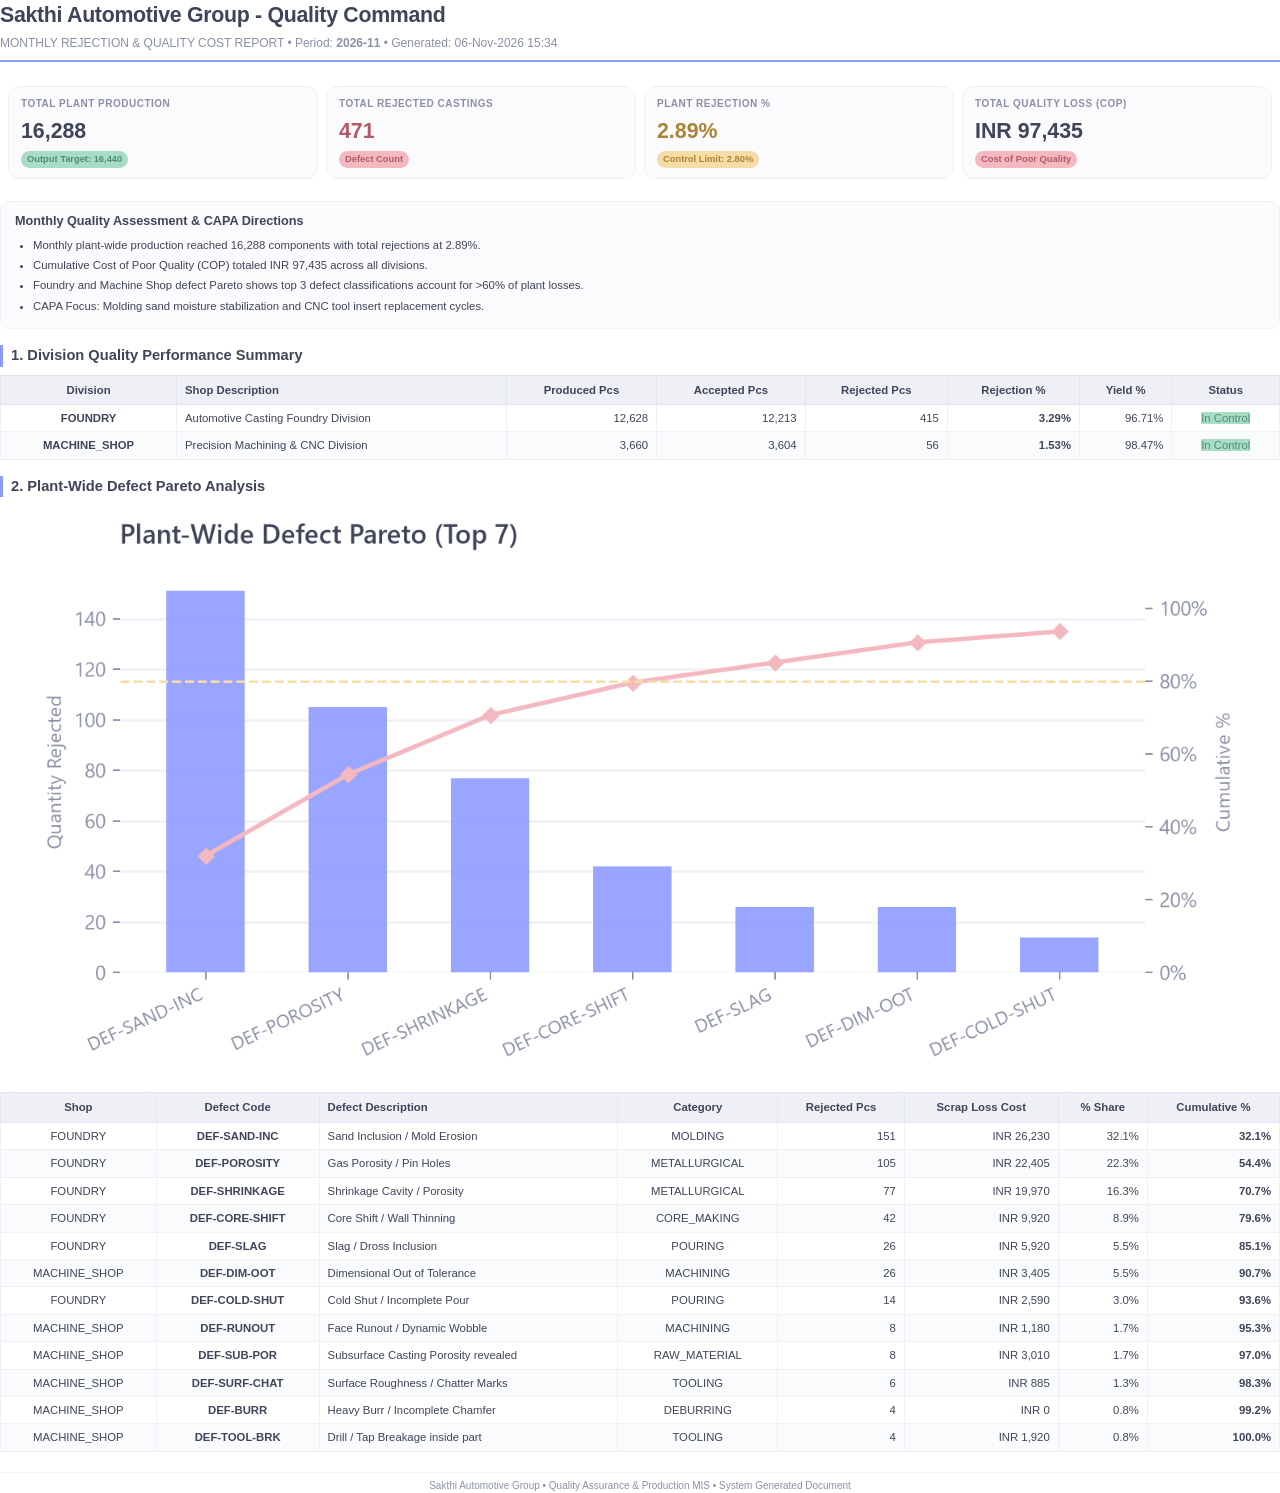
<file: output/monthly_rejection/2026-11/monthly_rejection_2026-11.html>
<!DOCTYPE html>
<html lang="en">
<head>
  <meta charset="UTF-8">
  <title>Monthly Rejection &amp; Quality Cost Report</title>
  <style>
    /* ==============================================================================
   MIS & Rejection Reports Print CSS (Section 5.2 & 5.7 Dribbble Aesthetic)
   ============================================================================== */

@page {
  size: a4 portrait;
  margin: 14mm 14mm 16mm 14mm;
  @bottom-right {
    content: "Page " counter(page) " of " counter(pages);
    font-size: 8pt;
    color: #8A90A6;
    font-family: Helvetica, Arial, sans-serif;
  }
  @bottom-left {
    content: "Sakthi Automotive MIS - Confidential";
    font-size: 8pt;
    color: #8A90A6;
    font-family: Helvetica, Arial, sans-serif;
  }
}

body {
  font-family: Helvetica, Arial, sans-serif;
  color: #3F4558;
  background-color: #FFFFFF;
  margin: 0;
  padding: 0;
  font-size: 9.5pt;
  line-height: 1.45;
}

/* Header Banner */
.report-header {
  border-bottom: 2px solid #8E9BFF;
  padding-bottom: 8px;
  margin-bottom: 16px;
}

.report-header h1 {
  font-size: 16pt;
  font-weight: 600;
  color: #3F4558;
  margin: 0 0 4px 0;
  letter-spacing: -0.3px;
}

.report-header .sub-header {
  font-size: 9pt;
  color: #8A90A6;
  margin: 0;
}

/* KPI Summary Grid */
.kpi-row {
  margin-bottom: 16px;
  width: 100%;
}

.kpi-table {
  width: 100%;
  border-collapse: separate;
  border-spacing: 8px;
  margin-bottom: 14px;
}

.kpi-card {
  background-color: #FBFBFD;
  border: 1px solid #EEF0F6;
  border-radius: 12px;
  padding: 10px 12px;
  text-align: left;
  vertical-align: top;
}

.kpi-card .kpi-label {
  font-size: 7.5pt;
  font-weight: 600;
  color: #8A90A6;
  text-transform: uppercase;
  letter-spacing: 0.5px;
  margin-bottom: 4px;
}

.kpi-card .kpi-value {
  font-size: 16pt;
  font-weight: 700;
  color: #3F4558;
  margin: 0;
}

.kpi-card .kpi-chip {
  display: inline-block;
  padding: 2px 6px;
  border-radius: 999px;
  font-size: 7pt;
  font-weight: 600;
  margin-top: 4px;
}

/* Status Chips */
.chip-good { background-color: #A8DCC4; color: #4E8F73; }
.chip-warn { background-color: #F6DDA8; color: #A98433; }
.chip-bad  { background-color: #F4B9C0; color: #B25A66; }

/* Section Titles */
.section-title {
  font-size: 11pt;
  font-weight: 600;
  color: #3F4558;
  margin: 16px 0 8px 0;
  border-left: 3px solid #8E9BFF;
  padding-left: 8px;
}

/* Data Tables */
.data-table {
  width: 100%;
  border-collapse: collapse;
  margin-bottom: 14px;
  font-size: 8.5pt;
}

.data-table th {
  background-color: #EEF0F6;
  color: #3F4558;
  font-weight: 600;
  text-align: center;
  padding: 6px 8px;
  border: 1px solid #E2E6EF;
}

.data-table th.text-left { text-align: left; }

.data-table td {
  padding: 5px 8px;
  border: 1px solid #EEF0F6;
  color: #3F4558;
}

.data-table tr:nth-child(even) td {
  background-color: #FAFBFD;
}

.data-table td.text-center { text-align: center; }
.data-table td.text-right { text-align: right; }
.data-table td.bold { font-weight: 600; }

.data-table tr.total-row td {
  background-color: #F4F5F9;
  font-weight: 700;
  border-top: 1.5px solid #D5D8E2;
}

/* Observations Box */
.observations-box {
  background-color: #FBFBFD;
  border: 1px solid #EEF0F6;
  border-radius: 10px;
  padding: 10px 14px;
  margin-bottom: 14px;
}

.observations-box h4 {
  font-size: 9.5pt;
  font-weight: 600;
  color: #3F4558;
  margin: 0 0 6px 0;
}

.observations-box ul {
  margin: 0;
  padding-left: 18px;
}

.observations-box li {
  font-size: 8.5pt;
  color: #3F4558;
  margin-bottom: 4px;
}

/* Embedded Chart Images */
.chart-container {
  text-align: center;
  margin: 12px 0;
}

.chart-container img {
  max-width: 95%;
  height: auto;
}

.page-break {
  page-break-before: always;
}

  </style>
</head>
<body>
  <div class="report-header">
    <h1>Sakthi Automotive Group - Quality Command</h1>
    <p class="sub-header">MONTHLY REJECTION &amp; QUALITY COST REPORT • Period: <strong>2026-11</strong> • Generated: 06-Nov-2026 15:34</p>
  </div>

  
<!-- Executive KPI Banner -->
<table class="kpi-table">
  <tr>
    <td class="kpi-card" style="width: 25%;">
      <div class="kpi-label">Total Plant Production</div>
      <div class="kpi-value">16,288</div>
      <span class="kpi-chip chip-good">Output Target: 16,440</span>
    </td>
    <td class="kpi-card" style="width: 25%;">
      <div class="kpi-label">Total Rejected Castings</div>
      <div class="kpi-value" style="color: #B25A66;">471</div>
      <span class="kpi-chip chip-bad">Defect Count</span>
    </td>
    <td class="kpi-card" style="width: 25%;">
      <div class="kpi-label">Plant Rejection %</div>
      <div class="kpi-value" style="color: #A98433;">2.89%</div>
      <span class="kpi-chip chip-warn">Control Limit: 2.80%</span>
    </td>
    <td class="kpi-card" style="width: 25%;">
      <div class="kpi-label">Total Quality Loss (COP)</div>
      <div class="kpi-value">INR 97,435</div>
      <span class="kpi-chip chip-bad">Cost of Poor Quality</span>
    </td>
  </tr>
</table>

<!-- Key Engineering Observations -->
<div class="observations-box">
  <h4>Monthly Quality Assessment & CAPA Directions</h4>
  <ul>
    
    <li>Monthly plant-wide production reached 16,288 components with total rejections at 2.89%.</li>
    
    <li>Cumulative Cost of Poor Quality (COP) totaled INR 97,435 across all divisions.</li>
    
    <li>Foundry and Machine Shop defect Pareto shows top 3 defect classifications account for &gt;60% of plant losses.</li>
    
    <li>CAPA Focus: Molding sand moisture stabilization and CNC tool insert replacement cycles.</li>
    
  </ul>
</div>

<!-- Section 1: Executive Shop Quality Comparison -->
<div class="section-title">1. Division Quality Performance Summary</div>
<table class="data-table">
  <thead>
    <tr>
      <th>Division</th>
      <th class="text-left">Shop Description</th>
      <th class="text-right">Produced Pcs</th>
      <th class="text-right">Accepted Pcs</th>
      <th class="text-right">Rejected Pcs</th>
      <th class="text-right">Rejection %</th>
      <th class="text-right">Yield %</th>
      <th>Status</th>
    </tr>
  </thead>
  <tbody>
    
    <tr>
      <td class="text-center bold">FOUNDRY</td>
      <td class="text-left">Automotive Casting Foundry Division</td>
      <td class="text-right">12,628</td>
      <td class="text-right">12,213</td>
      <td class="text-right">415</td>
      <td class="text-right bold">3.29%</td>
      <td class="text-right">96.71%</td>
      <td class="text-center"><span class="kpi-chip chip-good">In Control</span></td>
    </tr>
    
    <tr>
      <td class="text-center bold">MACHINE_SHOP</td>
      <td class="text-left">Precision Machining &amp; CNC Division</td>
      <td class="text-right">3,660</td>
      <td class="text-right">3,604</td>
      <td class="text-right">56</td>
      <td class="text-right bold">1.53%</td>
      <td class="text-right">98.47%</td>
      <td class="text-center"><span class="kpi-chip chip-good">In Control</span></td>
    </tr>
    
  </tbody>
</table>

<!-- Section 2: Defect Pareto -->
<div class="section-title">2. Plant-Wide Defect Pareto Analysis</div>
<div class="chart-container">
  
  <img src="[data-uri]" alt="Defect Pareto">
  
</div>

<table class="data-table">
  <thead>
    <tr>
      <th>Shop</th>
      <th>Defect Code</th>
      <th class="text-left">Defect Description</th>
      <th>Category</th>
      <th class="text-right">Rejected Pcs</th>
      <th class="text-right">Scrap Loss Cost</th>
      <th class="text-right">% Share</th>
      <th class="text-right">Cumulative %</th>
    </tr>
  </thead>
  <tbody>
    
    <tr>
      <td class="text-center">FOUNDRY</td>
      <td class="text-center bold">DEF-SAND-INC</td>
      <td class="text-left">Sand Inclusion / Mold Erosion</td>
      <td class="text-center">MOLDING</td>
      <td class="text-right">151</td>
      <td class="text-right">INR 26,230</td>
      <td class="text-right">32.1%</td>
      <td class="text-right bold">32.1%</td>
    </tr>
    
    <tr>
      <td class="text-center">FOUNDRY</td>
      <td class="text-center bold">DEF-POROSITY</td>
      <td class="text-left">Gas Porosity / Pin Holes</td>
      <td class="text-center">METALLURGICAL</td>
      <td class="text-right">105</td>
      <td class="text-right">INR 22,405</td>
      <td class="text-right">22.3%</td>
      <td class="text-right bold">54.4%</td>
    </tr>
    
    <tr>
      <td class="text-center">FOUNDRY</td>
      <td class="text-center bold">DEF-SHRINKAGE</td>
      <td class="text-left">Shrinkage Cavity / Porosity</td>
      <td class="text-center">METALLURGICAL</td>
      <td class="text-right">77</td>
      <td class="text-right">INR 19,970</td>
      <td class="text-right">16.3%</td>
      <td class="text-right bold">70.7%</td>
    </tr>
    
    <tr>
      <td class="text-center">FOUNDRY</td>
      <td class="text-center bold">DEF-CORE-SHIFT</td>
      <td class="text-left">Core Shift / Wall Thinning</td>
      <td class="text-center">CORE_MAKING</td>
      <td class="text-right">42</td>
      <td class="text-right">INR 9,920</td>
      <td class="text-right">8.9%</td>
      <td class="text-right bold">79.6%</td>
    </tr>
    
    <tr>
      <td class="text-center">FOUNDRY</td>
      <td class="text-center bold">DEF-SLAG</td>
      <td class="text-left">Slag / Dross Inclusion</td>
      <td class="text-center">POURING</td>
      <td class="text-right">26</td>
      <td class="text-right">INR 5,920</td>
      <td class="text-right">5.5%</td>
      <td class="text-right bold">85.1%</td>
    </tr>
    
    <tr>
      <td class="text-center">MACHINE_SHOP</td>
      <td class="text-center bold">DEF-DIM-OOT</td>
      <td class="text-left">Dimensional Out of Tolerance</td>
      <td class="text-center">MACHINING</td>
      <td class="text-right">26</td>
      <td class="text-right">INR 3,405</td>
      <td class="text-right">5.5%</td>
      <td class="text-right bold">90.7%</td>
    </tr>
    
    <tr>
      <td class="text-center">FOUNDRY</td>
      <td class="text-center bold">DEF-COLD-SHUT</td>
      <td class="text-left">Cold Shut / Incomplete Pour</td>
      <td class="text-center">POURING</td>
      <td class="text-right">14</td>
      <td class="text-right">INR 2,590</td>
      <td class="text-right">3.0%</td>
      <td class="text-right bold">93.6%</td>
    </tr>
    
    <tr>
      <td class="text-center">MACHINE_SHOP</td>
      <td class="text-center bold">DEF-RUNOUT</td>
      <td class="text-left">Face Runout / Dynamic Wobble</td>
      <td class="text-center">MACHINING</td>
      <td class="text-right">8</td>
      <td class="text-right">INR 1,180</td>
      <td class="text-right">1.7%</td>
      <td class="text-right bold">95.3%</td>
    </tr>
    
    <tr>
      <td class="text-center">MACHINE_SHOP</td>
      <td class="text-center bold">DEF-SUB-POR</td>
      <td class="text-left">Subsurface Casting Porosity revealed</td>
      <td class="text-center">RAW_MATERIAL</td>
      <td class="text-right">8</td>
      <td class="text-right">INR 3,010</td>
      <td class="text-right">1.7%</td>
      <td class="text-right bold">97.0%</td>
    </tr>
    
    <tr>
      <td class="text-center">MACHINE_SHOP</td>
      <td class="text-center bold">DEF-SURF-CHAT</td>
      <td class="text-left">Surface Roughness / Chatter Marks</td>
      <td class="text-center">TOOLING</td>
      <td class="text-right">6</td>
      <td class="text-right">INR 885</td>
      <td class="text-right">1.3%</td>
      <td class="text-right bold">98.3%</td>
    </tr>
    
    <tr>
      <td class="text-center">MACHINE_SHOP</td>
      <td class="text-center bold">DEF-BURR</td>
      <td class="text-left">Heavy Burr / Incomplete Chamfer</td>
      <td class="text-center">DEBURRING</td>
      <td class="text-right">4</td>
      <td class="text-right">INR 0</td>
      <td class="text-right">0.8%</td>
      <td class="text-right bold">99.2%</td>
    </tr>
    
    <tr>
      <td class="text-center">MACHINE_SHOP</td>
      <td class="text-center bold">DEF-TOOL-BRK</td>
      <td class="text-left">Drill / Tap Breakage inside part</td>
      <td class="text-center">TOOLING</td>
      <td class="text-right">4</td>
      <td class="text-right">INR 1,920</td>
      <td class="text-right">0.8%</td>
      <td class="text-right bold">100.0%</td>
    </tr>
    
  </tbody>
</table>


  <div style="margin-top: 20px; border-top: 1px solid #EEF0F6; padding-top: 6px; font-size: 7.5pt; color: #8A90A6; text-align: center;">
    Sakthi Automotive Group • Quality Assurance & Production MIS • System Generated Document
  </div>
</body>
</html>
</file>
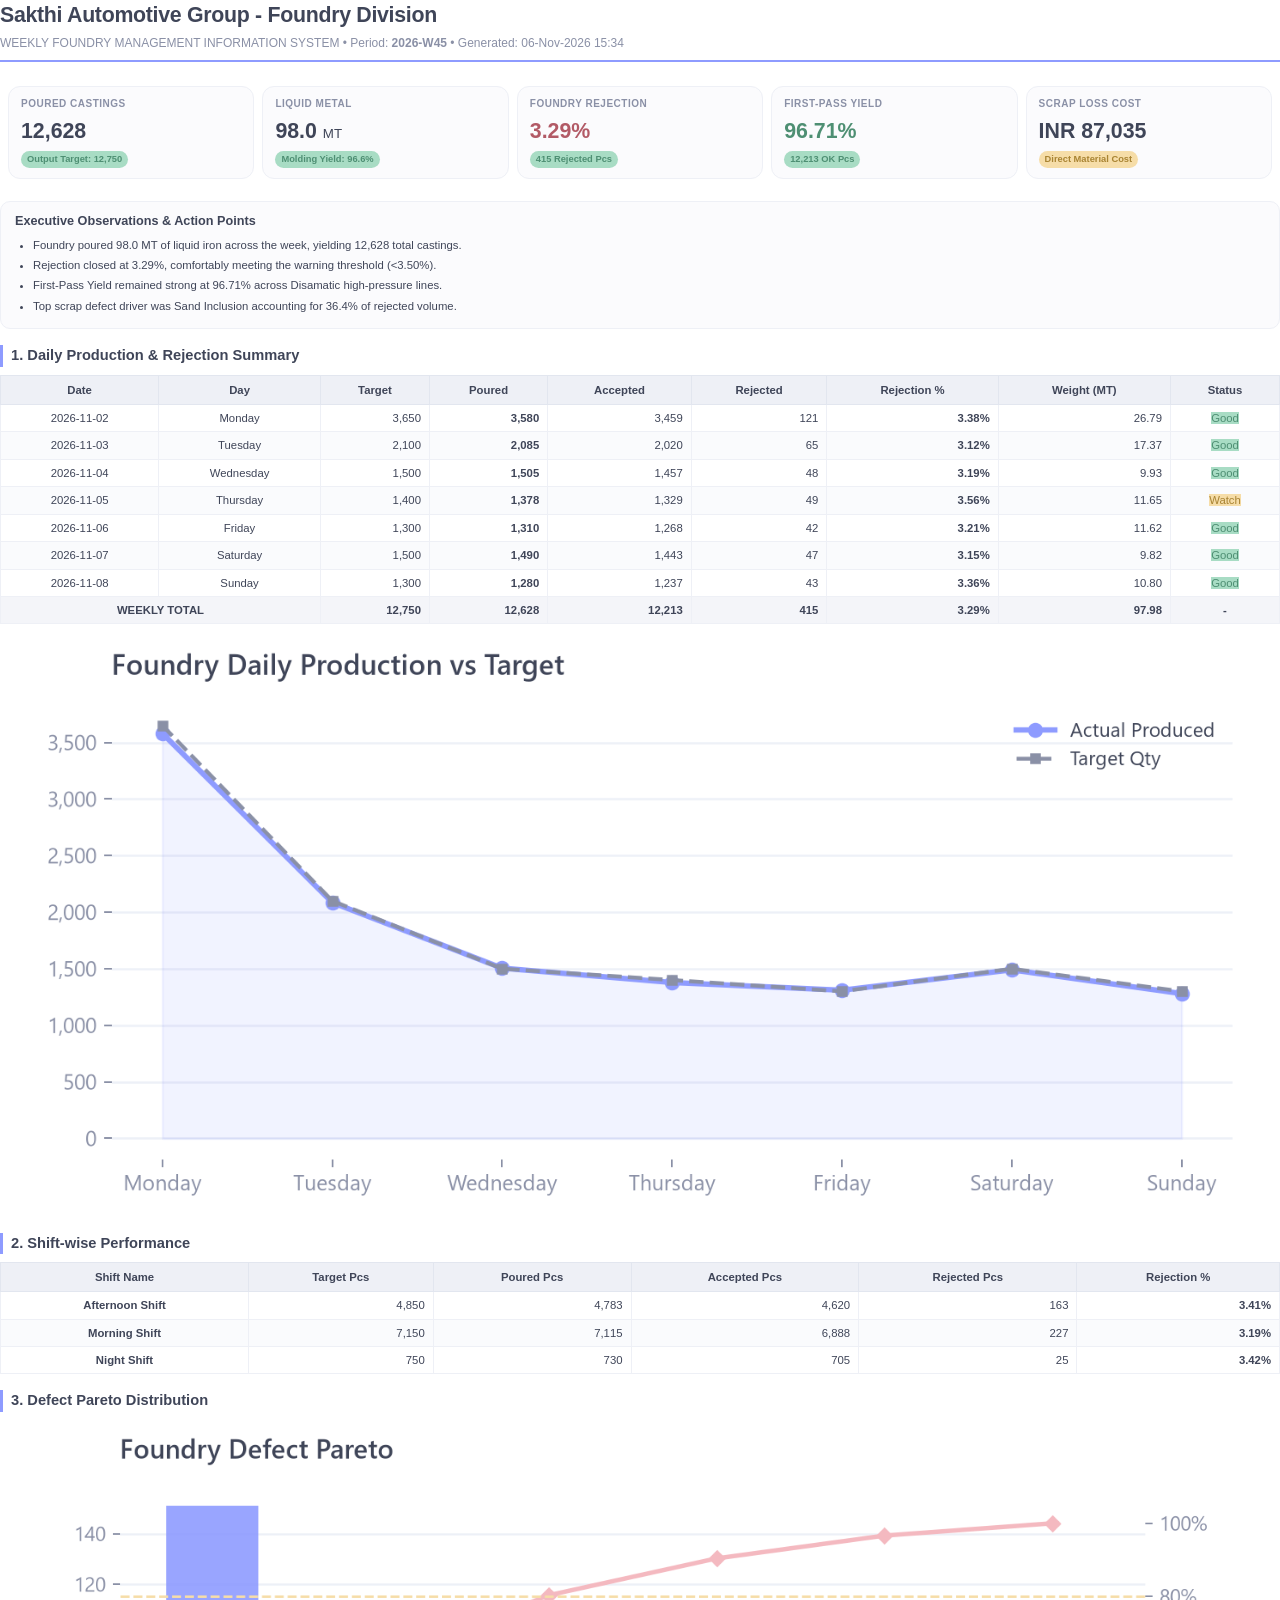
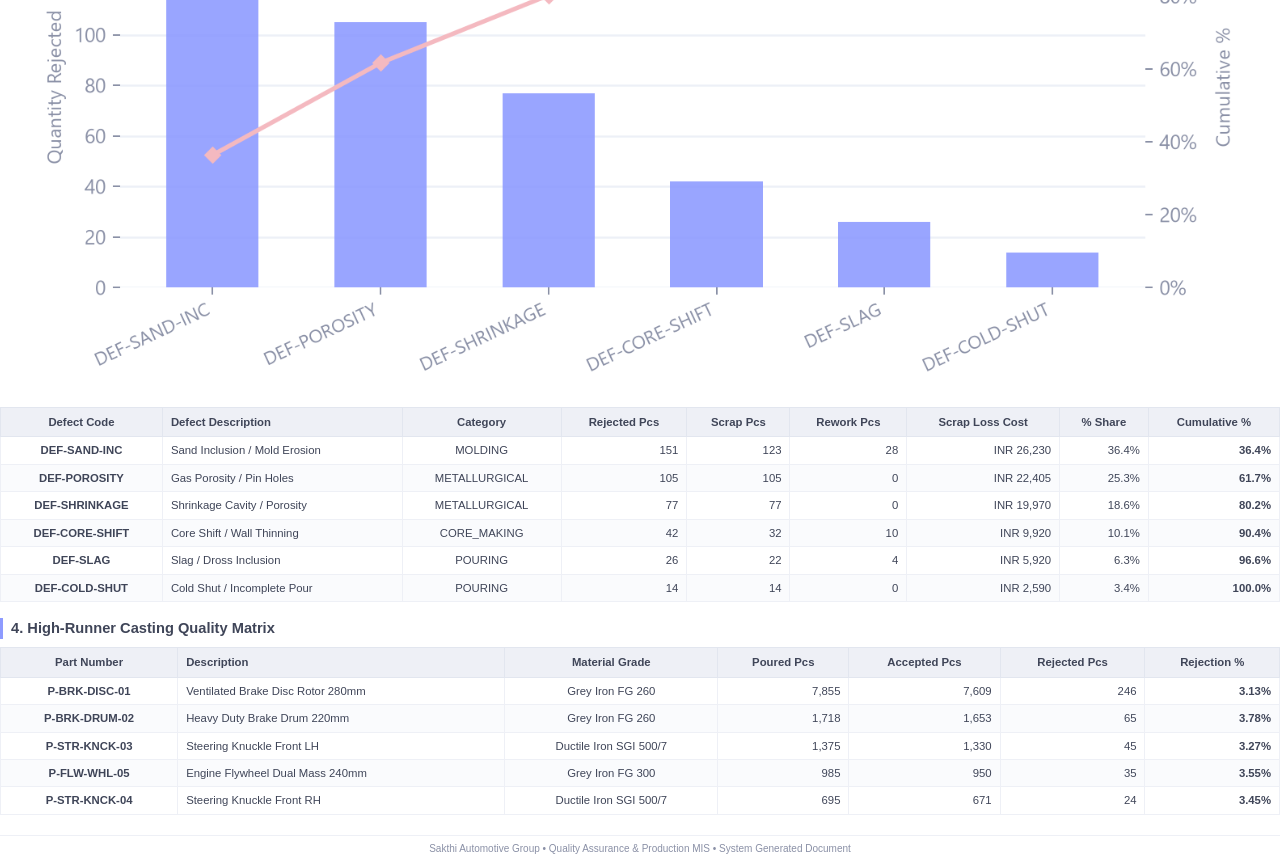
<file: output/weekly_foundry/2026-W45/weekly_foundry_2026-W45.html>
<!DOCTYPE html>
<html lang="en">
<head>
  <meta charset="UTF-8">
  <title>Weekly Foundry MIS Report</title>
  <style>
    /* ==============================================================================
   MIS & Rejection Reports Print CSS (Section 5.2 & 5.7 Dribbble Aesthetic)
   ============================================================================== */

@page {
  size: a4 portrait;
  margin: 14mm 14mm 16mm 14mm;
  @bottom-right {
    content: "Page " counter(page) " of " counter(pages);
    font-size: 8pt;
    color: #8A90A6;
    font-family: Helvetica, Arial, sans-serif;
  }
  @bottom-left {
    content: "Sakthi Automotive MIS - Confidential";
    font-size: 8pt;
    color: #8A90A6;
    font-family: Helvetica, Arial, sans-serif;
  }
}

body {
  font-family: Helvetica, Arial, sans-serif;
  color: #3F4558;
  background-color: #FFFFFF;
  margin: 0;
  padding: 0;
  font-size: 9.5pt;
  line-height: 1.45;
}

/* Header Banner */
.report-header {
  border-bottom: 2px solid #8E9BFF;
  padding-bottom: 8px;
  margin-bottom: 16px;
}

.report-header h1 {
  font-size: 16pt;
  font-weight: 600;
  color: #3F4558;
  margin: 0 0 4px 0;
  letter-spacing: -0.3px;
}

.report-header .sub-header {
  font-size: 9pt;
  color: #8A90A6;
  margin: 0;
}

/* KPI Summary Grid */
.kpi-row {
  margin-bottom: 16px;
  width: 100%;
}

.kpi-table {
  width: 100%;
  border-collapse: separate;
  border-spacing: 8px;
  margin-bottom: 14px;
}

.kpi-card {
  background-color: #FBFBFD;
  border: 1px solid #EEF0F6;
  border-radius: 12px;
  padding: 10px 12px;
  text-align: left;
  vertical-align: top;
}

.kpi-card .kpi-label {
  font-size: 7.5pt;
  font-weight: 600;
  color: #8A90A6;
  text-transform: uppercase;
  letter-spacing: 0.5px;
  margin-bottom: 4px;
}

.kpi-card .kpi-value {
  font-size: 16pt;
  font-weight: 700;
  color: #3F4558;
  margin: 0;
}

.kpi-card .kpi-chip {
  display: inline-block;
  padding: 2px 6px;
  border-radius: 999px;
  font-size: 7pt;
  font-weight: 600;
  margin-top: 4px;
}

/* Status Chips */
.chip-good { background-color: #A8DCC4; color: #4E8F73; }
.chip-warn { background-color: #F6DDA8; color: #A98433; }
.chip-bad  { background-color: #F4B9C0; color: #B25A66; }

/* Section Titles */
.section-title {
  font-size: 11pt;
  font-weight: 600;
  color: #3F4558;
  margin: 16px 0 8px 0;
  border-left: 3px solid #8E9BFF;
  padding-left: 8px;
}

/* Data Tables */
.data-table {
  width: 100%;
  border-collapse: collapse;
  margin-bottom: 14px;
  font-size: 8.5pt;
}

.data-table th {
  background-color: #EEF0F6;
  color: #3F4558;
  font-weight: 600;
  text-align: center;
  padding: 6px 8px;
  border: 1px solid #E2E6EF;
}

.data-table th.text-left { text-align: left; }

.data-table td {
  padding: 5px 8px;
  border: 1px solid #EEF0F6;
  color: #3F4558;
}

.data-table tr:nth-child(even) td {
  background-color: #FAFBFD;
}

.data-table td.text-center { text-align: center; }
.data-table td.text-right { text-align: right; }
.data-table td.bold { font-weight: 600; }

.data-table tr.total-row td {
  background-color: #F4F5F9;
  font-weight: 700;
  border-top: 1.5px solid #D5D8E2;
}

/* Observations Box */
.observations-box {
  background-color: #FBFBFD;
  border: 1px solid #EEF0F6;
  border-radius: 10px;
  padding: 10px 14px;
  margin-bottom: 14px;
}

.observations-box h4 {
  font-size: 9.5pt;
  font-weight: 600;
  color: #3F4558;
  margin: 0 0 6px 0;
}

.observations-box ul {
  margin: 0;
  padding-left: 18px;
}

.observations-box li {
  font-size: 8.5pt;
  color: #3F4558;
  margin-bottom: 4px;
}

/* Embedded Chart Images */
.chart-container {
  text-align: center;
  margin: 12px 0;
}

.chart-container img {
  max-width: 95%;
  height: auto;
}

.page-break {
  page-break-before: always;
}

  </style>
</head>
<body>
  <div class="report-header">
    <h1>Sakthi Automotive Group - Foundry Division</h1>
    <p class="sub-header">WEEKLY FOUNDRY MANAGEMENT INFORMATION SYSTEM • Period: <strong>2026-W45</strong> • Generated: 06-Nov-2026 15:34</p>
  </div>

  
<!-- Executive KPI Banner -->
<table class="kpi-table">
  <tr>
    <td class="kpi-card" style="width: 20%;">
      <div class="kpi-label">Poured Castings</div>
      <div class="kpi-value">12,628</div>
      <span class="kpi-chip chip-good">Output Target: 12,750</span>
    </td>
    <td class="kpi-card" style="width: 20%;">
      <div class="kpi-label">Liquid Metal</div>
      <div class="kpi-value">98.0 <span style="font-size: 10pt; font-weight: normal;">MT</span></div>
      <span class="kpi-chip chip-good">Molding Yield: 96.6%</span>
    </td>
    <td class="kpi-card" style="width: 20%;">
      <div class="kpi-label">Foundry Rejection</div>
      <div class="kpi-value" style="color: #B25A66;">3.29%</div>
      <span class="kpi-chip chip-good">415 Rejected Pcs</span>
    </td>
    <td class="kpi-card" style="width: 20%;">
      <div class="kpi-label">First-Pass Yield</div>
      <div class="kpi-value" style="color: #4E8F73;">96.71%</div>
      <span class="kpi-chip chip-good">12,213 OK Pcs</span>
    </td>
    <td class="kpi-card" style="width: 20%;">
      <div class="kpi-label">Scrap Loss Cost</div>
      <div class="kpi-value">INR 87,035</div>
      <span class="kpi-chip chip-warn">Direct Material Cost</span>
    </td>
  </tr>
</table>

<!-- Key Engineering Observations -->
<div class="observations-box">
  <h4>Executive Observations & Action Points</h4>
  <ul>
    
    <li>Foundry poured 98.0 MT of liquid iron across the week, yielding 12,628 total castings.</li>
    
    <li>Rejection closed at 3.29%, comfortably meeting the warning threshold (&lt;3.50%).</li>
    
    <li>First-Pass Yield remained strong at 96.71% across Disamatic high-pressure lines.</li>
    
    <li>Top scrap defect driver was Sand Inclusion accounting for 36.4% of rejected volume.</li>
    
  </ul>
</div>

<!-- Section 1: Daily Production & Rejection -->
<div class="section-title">1. Daily Production & Rejection Summary</div>
<table class="data-table">
  <thead>
    <tr>
      <th>Date</th>
      <th>Day</th>
      <th class="text-right">Target</th>
      <th class="text-right">Poured</th>
      <th class="text-right">Accepted</th>
      <th class="text-right">Rejected</th>
      <th class="text-right">Rejection %</th>
      <th class="text-right">Weight (MT)</th>
      <th>Status</th>
    </tr>
  </thead>
  <tbody>
    
    <tr>
      <td class="text-center">2026-11-02</td>
      <td class="text-center">Monday</td>
      <td class="text-right">3,650</td>
      <td class="text-right bold">3,580</td>
      <td class="text-right">3,459</td>
      <td class="text-right">121</td>
      <td class="text-right bold">3.38%</td>
      <td class="text-right">26.79</td>
      <td class="text-center"><span class="kpi-chip chip-good">Good</span></td>
    </tr>
    
    <tr>
      <td class="text-center">2026-11-03</td>
      <td class="text-center">Tuesday</td>
      <td class="text-right">2,100</td>
      <td class="text-right bold">2,085</td>
      <td class="text-right">2,020</td>
      <td class="text-right">65</td>
      <td class="text-right bold">3.12%</td>
      <td class="text-right">17.37</td>
      <td class="text-center"><span class="kpi-chip chip-good">Good</span></td>
    </tr>
    
    <tr>
      <td class="text-center">2026-11-04</td>
      <td class="text-center">Wednesday</td>
      <td class="text-right">1,500</td>
      <td class="text-right bold">1,505</td>
      <td class="text-right">1,457</td>
      <td class="text-right">48</td>
      <td class="text-right bold">3.19%</td>
      <td class="text-right">9.93</td>
      <td class="text-center"><span class="kpi-chip chip-good">Good</span></td>
    </tr>
    
    <tr>
      <td class="text-center">2026-11-05</td>
      <td class="text-center">Thursday</td>
      <td class="text-right">1,400</td>
      <td class="text-right bold">1,378</td>
      <td class="text-right">1,329</td>
      <td class="text-right">49</td>
      <td class="text-right bold">3.56%</td>
      <td class="text-right">11.65</td>
      <td class="text-center"><span class="kpi-chip chip-warn">Watch</span></td>
    </tr>
    
    <tr>
      <td class="text-center">2026-11-06</td>
      <td class="text-center">Friday</td>
      <td class="text-right">1,300</td>
      <td class="text-right bold">1,310</td>
      <td class="text-right">1,268</td>
      <td class="text-right">42</td>
      <td class="text-right bold">3.21%</td>
      <td class="text-right">11.62</td>
      <td class="text-center"><span class="kpi-chip chip-good">Good</span></td>
    </tr>
    
    <tr>
      <td class="text-center">2026-11-07</td>
      <td class="text-center">Saturday</td>
      <td class="text-right">1,500</td>
      <td class="text-right bold">1,490</td>
      <td class="text-right">1,443</td>
      <td class="text-right">47</td>
      <td class="text-right bold">3.15%</td>
      <td class="text-right">9.82</td>
      <td class="text-center"><span class="kpi-chip chip-good">Good</span></td>
    </tr>
    
    <tr>
      <td class="text-center">2026-11-08</td>
      <td class="text-center">Sunday</td>
      <td class="text-right">1,300</td>
      <td class="text-right bold">1,280</td>
      <td class="text-right">1,237</td>
      <td class="text-right">43</td>
      <td class="text-right bold">3.36%</td>
      <td class="text-right">10.80</td>
      <td class="text-center"><span class="kpi-chip chip-good">Good</span></td>
    </tr>
    
    <tr class="total-row">
      <td colspan="2" class="text-center">WEEKLY TOTAL</td>
      <td class="text-right">12,750</td>
      <td class="text-right">12,628</td>
      <td class="text-right">12,213</td>
      <td class="text-right">415</td>
      <td class="text-right">3.29%</td>
      <td class="text-right">97.98</td>
      <td class="text-center">-</td>
    </tr>
  </tbody>
</table>

<!-- Embedded Visual Charts -->
<div class="chart-container">
  
  <img src="[data-uri]" alt="Foundry Daily Production Trend">
  
</div>

<div class="page-break"></div>

<!-- Section 2: Shift Analysis -->
<div class="section-title">2. Shift-wise Performance</div>
<table class="data-table">
  <thead>
    <tr>
      <th>Shift Name</th>
      <th class="text-right">Target Pcs</th>
      <th class="text-right">Poured Pcs</th>
      <th class="text-right">Accepted Pcs</th>
      <th class="text-right">Rejected Pcs</th>
      <th class="text-right">Rejection %</th>
    </tr>
  </thead>
  <tbody>
    
    <tr>
      <td class="text-center bold">Afternoon Shift</td>
      <td class="text-right">4,850</td>
      <td class="text-right">4,783</td>
      <td class="text-right">4,620</td>
      <td class="text-right">163</td>
      <td class="text-right bold">3.41%</td>
    </tr>
    
    <tr>
      <td class="text-center bold">Morning Shift</td>
      <td class="text-right">7,150</td>
      <td class="text-right">7,115</td>
      <td class="text-right">6,888</td>
      <td class="text-right">227</td>
      <td class="text-right bold">3.19%</td>
    </tr>
    
    <tr>
      <td class="text-center bold">Night Shift</td>
      <td class="text-right">750</td>
      <td class="text-right">730</td>
      <td class="text-right">705</td>
      <td class="text-right">25</td>
      <td class="text-right bold">3.42%</td>
    </tr>
    
  </tbody>
</table>

<!-- Section 3: Defect Pareto -->
<div class="section-title">3. Defect Pareto Distribution</div>
<div class="chart-container">
  
  <img src="[data-uri]" alt="Defect Pareto Chart">
  
</div>

<table class="data-table">
  <thead>
    <tr>
      <th>Defect Code</th>
      <th class="text-left">Defect Description</th>
      <th>Category</th>
      <th class="text-right">Rejected Pcs</th>
      <th class="text-right">Scrap Pcs</th>
      <th class="text-right">Rework Pcs</th>
      <th class="text-right">Scrap Loss Cost</th>
      <th class="text-right">% Share</th>
      <th class="text-right">Cumulative %</th>
    </tr>
  </thead>
  <tbody>
    
    <tr>
      <td class="text-center bold">DEF-SAND-INC</td>
      <td class="text-left">Sand Inclusion / Mold Erosion</td>
      <td class="text-center">MOLDING</td>
      <td class="text-right">151</td>
      <td class="text-right">123</td>
      <td class="text-right">28</td>
      <td class="text-right">INR 26,230</td>
      <td class="text-right">36.4%</td>
      <td class="text-right bold">36.4%</td>
    </tr>
    
    <tr>
      <td class="text-center bold">DEF-POROSITY</td>
      <td class="text-left">Gas Porosity / Pin Holes</td>
      <td class="text-center">METALLURGICAL</td>
      <td class="text-right">105</td>
      <td class="text-right">105</td>
      <td class="text-right">0</td>
      <td class="text-right">INR 22,405</td>
      <td class="text-right">25.3%</td>
      <td class="text-right bold">61.7%</td>
    </tr>
    
    <tr>
      <td class="text-center bold">DEF-SHRINKAGE</td>
      <td class="text-left">Shrinkage Cavity / Porosity</td>
      <td class="text-center">METALLURGICAL</td>
      <td class="text-right">77</td>
      <td class="text-right">77</td>
      <td class="text-right">0</td>
      <td class="text-right">INR 19,970</td>
      <td class="text-right">18.6%</td>
      <td class="text-right bold">80.2%</td>
    </tr>
    
    <tr>
      <td class="text-center bold">DEF-CORE-SHIFT</td>
      <td class="text-left">Core Shift / Wall Thinning</td>
      <td class="text-center">CORE_MAKING</td>
      <td class="text-right">42</td>
      <td class="text-right">32</td>
      <td class="text-right">10</td>
      <td class="text-right">INR 9,920</td>
      <td class="text-right">10.1%</td>
      <td class="text-right bold">90.4%</td>
    </tr>
    
    <tr>
      <td class="text-center bold">DEF-SLAG</td>
      <td class="text-left">Slag / Dross Inclusion</td>
      <td class="text-center">POURING</td>
      <td class="text-right">26</td>
      <td class="text-right">22</td>
      <td class="text-right">4</td>
      <td class="text-right">INR 5,920</td>
      <td class="text-right">6.3%</td>
      <td class="text-right bold">96.6%</td>
    </tr>
    
    <tr>
      <td class="text-center bold">DEF-COLD-SHUT</td>
      <td class="text-left">Cold Shut / Incomplete Pour</td>
      <td class="text-center">POURING</td>
      <td class="text-right">14</td>
      <td class="text-right">14</td>
      <td class="text-right">0</td>
      <td class="text-right">INR 2,590</td>
      <td class="text-right">3.4%</td>
      <td class="text-right bold">100.0%</td>
    </tr>
    
  </tbody>
</table>

<!-- Section 4: High Runner Parts -->
<div class="section-title">4. High-Runner Casting Quality Matrix</div>
<table class="data-table">
  <thead>
    <tr>
      <th>Part Number</th>
      <th class="text-left">Description</th>
      <th>Material Grade</th>
      <th class="text-right">Poured Pcs</th>
      <th class="text-right">Accepted Pcs</th>
      <th class="text-right">Rejected Pcs</th>
      <th class="text-right">Rejection %</th>
    </tr>
  </thead>
  <tbody>
    
    <tr>
      <td class="text-center bold">P-BRK-DISC-01</td>
      <td class="text-left">Ventilated Brake Disc Rotor 280mm</td>
      <td class="text-center">Grey Iron FG 260</td>
      <td class="text-right">7,855</td>
      <td class="text-right">7,609</td>
      <td class="text-right">246</td>
      <td class="text-right bold">3.13%</td>
    </tr>
    
    <tr>
      <td class="text-center bold">P-BRK-DRUM-02</td>
      <td class="text-left">Heavy Duty Brake Drum 220mm</td>
      <td class="text-center">Grey Iron FG 260</td>
      <td class="text-right">1,718</td>
      <td class="text-right">1,653</td>
      <td class="text-right">65</td>
      <td class="text-right bold">3.78%</td>
    </tr>
    
    <tr>
      <td class="text-center bold">P-STR-KNCK-03</td>
      <td class="text-left">Steering Knuckle Front LH</td>
      <td class="text-center">Ductile Iron SGI 500/7</td>
      <td class="text-right">1,375</td>
      <td class="text-right">1,330</td>
      <td class="text-right">45</td>
      <td class="text-right bold">3.27%</td>
    </tr>
    
    <tr>
      <td class="text-center bold">P-FLW-WHL-05</td>
      <td class="text-left">Engine Flywheel Dual Mass 240mm</td>
      <td class="text-center">Grey Iron FG 300</td>
      <td class="text-right">985</td>
      <td class="text-right">950</td>
      <td class="text-right">35</td>
      <td class="text-right bold">3.55%</td>
    </tr>
    
    <tr>
      <td class="text-center bold">P-STR-KNCK-04</td>
      <td class="text-left">Steering Knuckle Front RH</td>
      <td class="text-center">Ductile Iron SGI 500/7</td>
      <td class="text-right">695</td>
      <td class="text-right">671</td>
      <td class="text-right">24</td>
      <td class="text-right bold">3.45%</td>
    </tr>
    
  </tbody>
</table>


  <div style="margin-top: 20px; border-top: 1px solid #EEF0F6; padding-top: 6px; font-size: 7.5pt; color: #8A90A6; text-align: center;">
    Sakthi Automotive Group • Quality Assurance & Production MIS • System Generated Document
  </div>
</body>
</html>
</file>
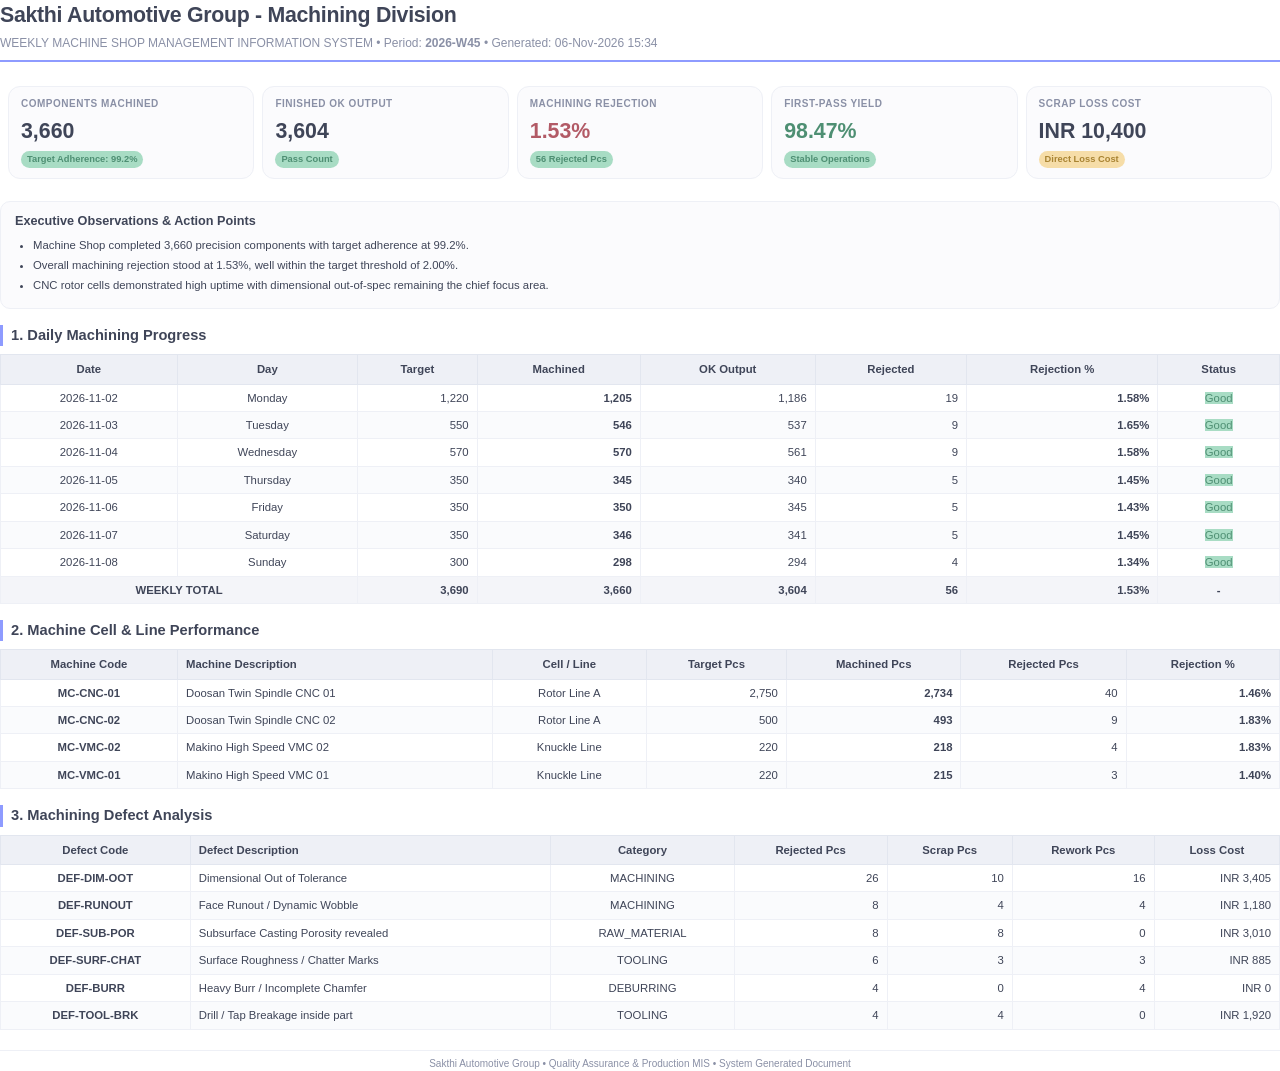
<file: output/weekly_machine_shop/2026-W45/weekly_machine_shop_2026-W45.html>
<!DOCTYPE html>
<html lang="en">
<head>
  <meta charset="UTF-8">
  <title>Weekly Machine Shop MIS Report</title>
  <style>
    /* ==============================================================================
   MIS & Rejection Reports Print CSS (Section 5.2 & 5.7 Dribbble Aesthetic)
   ============================================================================== */

@page {
  size: a4 portrait;
  margin: 14mm 14mm 16mm 14mm;
  @bottom-right {
    content: "Page " counter(page) " of " counter(pages);
    font-size: 8pt;
    color: #8A90A6;
    font-family: Helvetica, Arial, sans-serif;
  }
  @bottom-left {
    content: "Sakthi Automotive MIS - Confidential";
    font-size: 8pt;
    color: #8A90A6;
    font-family: Helvetica, Arial, sans-serif;
  }
}

body {
  font-family: Helvetica, Arial, sans-serif;
  color: #3F4558;
  background-color: #FFFFFF;
  margin: 0;
  padding: 0;
  font-size: 9.5pt;
  line-height: 1.45;
}

/* Header Banner */
.report-header {
  border-bottom: 2px solid #8E9BFF;
  padding-bottom: 8px;
  margin-bottom: 16px;
}

.report-header h1 {
  font-size: 16pt;
  font-weight: 600;
  color: #3F4558;
  margin: 0 0 4px 0;
  letter-spacing: -0.3px;
}

.report-header .sub-header {
  font-size: 9pt;
  color: #8A90A6;
  margin: 0;
}

/* KPI Summary Grid */
.kpi-row {
  margin-bottom: 16px;
  width: 100%;
}

.kpi-table {
  width: 100%;
  border-collapse: separate;
  border-spacing: 8px;
  margin-bottom: 14px;
}

.kpi-card {
  background-color: #FBFBFD;
  border: 1px solid #EEF0F6;
  border-radius: 12px;
  padding: 10px 12px;
  text-align: left;
  vertical-align: top;
}

.kpi-card .kpi-label {
  font-size: 7.5pt;
  font-weight: 600;
  color: #8A90A6;
  text-transform: uppercase;
  letter-spacing: 0.5px;
  margin-bottom: 4px;
}

.kpi-card .kpi-value {
  font-size: 16pt;
  font-weight: 700;
  color: #3F4558;
  margin: 0;
}

.kpi-card .kpi-chip {
  display: inline-block;
  padding: 2px 6px;
  border-radius: 999px;
  font-size: 7pt;
  font-weight: 600;
  margin-top: 4px;
}

/* Status Chips */
.chip-good { background-color: #A8DCC4; color: #4E8F73; }
.chip-warn { background-color: #F6DDA8; color: #A98433; }
.chip-bad  { background-color: #F4B9C0; color: #B25A66; }

/* Section Titles */
.section-title {
  font-size: 11pt;
  font-weight: 600;
  color: #3F4558;
  margin: 16px 0 8px 0;
  border-left: 3px solid #8E9BFF;
  padding-left: 8px;
}

/* Data Tables */
.data-table {
  width: 100%;
  border-collapse: collapse;
  margin-bottom: 14px;
  font-size: 8.5pt;
}

.data-table th {
  background-color: #EEF0F6;
  color: #3F4558;
  font-weight: 600;
  text-align: center;
  padding: 6px 8px;
  border: 1px solid #E2E6EF;
}

.data-table th.text-left { text-align: left; }

.data-table td {
  padding: 5px 8px;
  border: 1px solid #EEF0F6;
  color: #3F4558;
}

.data-table tr:nth-child(even) td {
  background-color: #FAFBFD;
}

.data-table td.text-center { text-align: center; }
.data-table td.text-right { text-align: right; }
.data-table td.bold { font-weight: 600; }

.data-table tr.total-row td {
  background-color: #F4F5F9;
  font-weight: 700;
  border-top: 1.5px solid #D5D8E2;
}

/* Observations Box */
.observations-box {
  background-color: #FBFBFD;
  border: 1px solid #EEF0F6;
  border-radius: 10px;
  padding: 10px 14px;
  margin-bottom: 14px;
}

.observations-box h4 {
  font-size: 9.5pt;
  font-weight: 600;
  color: #3F4558;
  margin: 0 0 6px 0;
}

.observations-box ul {
  margin: 0;
  padding-left: 18px;
}

.observations-box li {
  font-size: 8.5pt;
  color: #3F4558;
  margin-bottom: 4px;
}

/* Embedded Chart Images */
.chart-container {
  text-align: center;
  margin: 12px 0;
}

.chart-container img {
  max-width: 95%;
  height: auto;
}

.page-break {
  page-break-before: always;
}

  </style>
</head>
<body>
  <div class="report-header">
    <h1>Sakthi Automotive Group - Machining Division</h1>
    <p class="sub-header">WEEKLY MACHINE SHOP MANAGEMENT INFORMATION SYSTEM • Period: <strong>2026-W45</strong> • Generated: 06-Nov-2026 15:34</p>
  </div>

  
<!-- Executive KPI Banner -->
<table class="kpi-table">
  <tr>
    <td class="kpi-card" style="width: 20%;">
      <div class="kpi-label">Components Machined</div>
      <div class="kpi-value">3,660</div>
      <span class="kpi-chip chip-good">Target Adherence: 99.2%</span>
    </td>
    <td class="kpi-card" style="width: 20%;">
      <div class="kpi-label">Finished OK Output</div>
      <div class="kpi-value">3,604</div>
      <span class="kpi-chip chip-good">Pass Count</span>
    </td>
    <td class="kpi-card" style="width: 20%;">
      <div class="kpi-label">Machining Rejection</div>
      <div class="kpi-value" style="color: #B25A66;">1.53%</div>
      <span class="kpi-chip chip-good">56 Rejected Pcs</span>
    </td>
    <td class="kpi-card" style="width: 20%;">
      <div class="kpi-label">First-Pass Yield</div>
      <div class="kpi-value" style="color: #4E8F73;">98.47%</div>
      <span class="kpi-chip chip-good">Stable Operations</span>
    </td>
    <td class="kpi-card" style="width: 20%;">
      <div class="kpi-label">Scrap Loss Cost</div>
      <div class="kpi-value">INR 10,400</div>
      <span class="kpi-chip chip-warn">Direct Loss Cost</span>
    </td>
  </tr>
</table>

<!-- Key Engineering Observations -->
<div class="observations-box">
  <h4>Executive Observations & Action Points</h4>
  <ul>
    
    <li>Machine Shop completed 3,660 precision components with target adherence at 99.2%.</li>
    
    <li>Overall machining rejection stood at 1.53%, well within the target threshold of 2.00%.</li>
    
    <li>CNC rotor cells demonstrated high uptime with dimensional out-of-spec remaining the chief focus area.</li>
    
  </ul>
</div>

<!-- Section 1: Daily Machining Progress -->
<div class="section-title">1. Daily Machining Progress</div>
<table class="data-table">
  <thead>
    <tr>
      <th>Date</th>
      <th>Day</th>
      <th class="text-right">Target</th>
      <th class="text-right">Machined</th>
      <th class="text-right">OK Output</th>
      <th class="text-right">Rejected</th>
      <th class="text-right">Rejection %</th>
      <th>Status</th>
    </tr>
  </thead>
  <tbody>
    
    <tr>
      <td class="text-center">2026-11-02</td>
      <td class="text-center">Monday</td>
      <td class="text-right">1,220</td>
      <td class="text-right bold">1,205</td>
      <td class="text-right">1,186</td>
      <td class="text-right">19</td>
      <td class="text-right bold">1.58%</td>
      <td class="text-center"><span class="kpi-chip chip-good">Good</span></td>
    </tr>
    
    <tr>
      <td class="text-center">2026-11-03</td>
      <td class="text-center">Tuesday</td>
      <td class="text-right">550</td>
      <td class="text-right bold">546</td>
      <td class="text-right">537</td>
      <td class="text-right">9</td>
      <td class="text-right bold">1.65%</td>
      <td class="text-center"><span class="kpi-chip chip-good">Good</span></td>
    </tr>
    
    <tr>
      <td class="text-center">2026-11-04</td>
      <td class="text-center">Wednesday</td>
      <td class="text-right">570</td>
      <td class="text-right bold">570</td>
      <td class="text-right">561</td>
      <td class="text-right">9</td>
      <td class="text-right bold">1.58%</td>
      <td class="text-center"><span class="kpi-chip chip-good">Good</span></td>
    </tr>
    
    <tr>
      <td class="text-center">2026-11-05</td>
      <td class="text-center">Thursday</td>
      <td class="text-right">350</td>
      <td class="text-right bold">345</td>
      <td class="text-right">340</td>
      <td class="text-right">5</td>
      <td class="text-right bold">1.45%</td>
      <td class="text-center"><span class="kpi-chip chip-good">Good</span></td>
    </tr>
    
    <tr>
      <td class="text-center">2026-11-06</td>
      <td class="text-center">Friday</td>
      <td class="text-right">350</td>
      <td class="text-right bold">350</td>
      <td class="text-right">345</td>
      <td class="text-right">5</td>
      <td class="text-right bold">1.43%</td>
      <td class="text-center"><span class="kpi-chip chip-good">Good</span></td>
    </tr>
    
    <tr>
      <td class="text-center">2026-11-07</td>
      <td class="text-center">Saturday</td>
      <td class="text-right">350</td>
      <td class="text-right bold">346</td>
      <td class="text-right">341</td>
      <td class="text-right">5</td>
      <td class="text-right bold">1.45%</td>
      <td class="text-center"><span class="kpi-chip chip-good">Good</span></td>
    </tr>
    
    <tr>
      <td class="text-center">2026-11-08</td>
      <td class="text-center">Sunday</td>
      <td class="text-right">300</td>
      <td class="text-right bold">298</td>
      <td class="text-right">294</td>
      <td class="text-right">4</td>
      <td class="text-right bold">1.34%</td>
      <td class="text-center"><span class="kpi-chip chip-good">Good</span></td>
    </tr>
    
    <tr class="total-row">
      <td colspan="2" class="text-center">WEEKLY TOTAL</td>
      <td class="text-right">3,690</td>
      <td class="text-right">3,660</td>
      <td class="text-right">3,604</td>
      <td class="text-right">56</td>
      <td class="text-right">1.53%</td>
      <td class="text-center">-</td>
    </tr>
  </tbody>
</table>

<!-- Section 2: Machine Cell Performance -->
<div class="section-title">2. Machine Cell & Line Performance</div>
<table class="data-table">
  <thead>
    <tr>
      <th>Machine Code</th>
      <th class="text-left">Machine Description</th>
      <th>Cell / Line</th>
      <th class="text-right">Target Pcs</th>
      <th class="text-right">Machined Pcs</th>
      <th class="text-right">Rejected Pcs</th>
      <th class="text-right">Rejection %</th>
    </tr>
  </thead>
  <tbody>
    
    <tr>
      <td class="text-center bold">MC-CNC-01</td>
      <td class="text-left">Doosan Twin Spindle CNC 01</td>
      <td class="text-center">Rotor Line A</td>
      <td class="text-right">2,750</td>
      <td class="text-right bold">2,734</td>
      <td class="text-right">40</td>
      <td class="text-right bold">1.46%</td>
    </tr>
    
    <tr>
      <td class="text-center bold">MC-CNC-02</td>
      <td class="text-left">Doosan Twin Spindle CNC 02</td>
      <td class="text-center">Rotor Line A</td>
      <td class="text-right">500</td>
      <td class="text-right bold">493</td>
      <td class="text-right">9</td>
      <td class="text-right bold">1.83%</td>
    </tr>
    
    <tr>
      <td class="text-center bold">MC-VMC-02</td>
      <td class="text-left">Makino High Speed VMC 02</td>
      <td class="text-center">Knuckle Line</td>
      <td class="text-right">220</td>
      <td class="text-right bold">218</td>
      <td class="text-right">4</td>
      <td class="text-right bold">1.83%</td>
    </tr>
    
    <tr>
      <td class="text-center bold">MC-VMC-01</td>
      <td class="text-left">Makino High Speed VMC 01</td>
      <td class="text-center">Knuckle Line</td>
      <td class="text-right">220</td>
      <td class="text-right bold">215</td>
      <td class="text-right">3</td>
      <td class="text-right bold">1.40%</td>
    </tr>
    
  </tbody>
</table>

<!-- Section 3: Machining Defects -->
<div class="section-title">3. Machining Defect Analysis</div>
<table class="data-table">
  <thead>
    <tr>
      <th>Defect Code</th>
      <th class="text-left">Defect Description</th>
      <th>Category</th>
      <th class="text-right">Rejected Pcs</th>
      <th class="text-right">Scrap Pcs</th>
      <th class="text-right">Rework Pcs</th>
      <th class="text-right">Loss Cost</th>
    </tr>
  </thead>
  <tbody>
    
    <tr>
      <td class="text-center bold">DEF-DIM-OOT</td>
      <td class="text-left">Dimensional Out of Tolerance</td>
      <td class="text-center">MACHINING</td>
      <td class="text-right">26</td>
      <td class="text-right">10</td>
      <td class="text-right">16</td>
      <td class="text-right">INR 3,405</td>
    </tr>
    
    <tr>
      <td class="text-center bold">DEF-RUNOUT</td>
      <td class="text-left">Face Runout / Dynamic Wobble</td>
      <td class="text-center">MACHINING</td>
      <td class="text-right">8</td>
      <td class="text-right">4</td>
      <td class="text-right">4</td>
      <td class="text-right">INR 1,180</td>
    </tr>
    
    <tr>
      <td class="text-center bold">DEF-SUB-POR</td>
      <td class="text-left">Subsurface Casting Porosity revealed</td>
      <td class="text-center">RAW_MATERIAL</td>
      <td class="text-right">8</td>
      <td class="text-right">8</td>
      <td class="text-right">0</td>
      <td class="text-right">INR 3,010</td>
    </tr>
    
    <tr>
      <td class="text-center bold">DEF-SURF-CHAT</td>
      <td class="text-left">Surface Roughness / Chatter Marks</td>
      <td class="text-center">TOOLING</td>
      <td class="text-right">6</td>
      <td class="text-right">3</td>
      <td class="text-right">3</td>
      <td class="text-right">INR 885</td>
    </tr>
    
    <tr>
      <td class="text-center bold">DEF-BURR</td>
      <td class="text-left">Heavy Burr / Incomplete Chamfer</td>
      <td class="text-center">DEBURRING</td>
      <td class="text-right">4</td>
      <td class="text-right">0</td>
      <td class="text-right">4</td>
      <td class="text-right">INR 0</td>
    </tr>
    
    <tr>
      <td class="text-center bold">DEF-TOOL-BRK</td>
      <td class="text-left">Drill / Tap Breakage inside part</td>
      <td class="text-center">TOOLING</td>
      <td class="text-right">4</td>
      <td class="text-right">4</td>
      <td class="text-right">0</td>
      <td class="text-right">INR 1,920</td>
    </tr>
    
  </tbody>
</table>


  <div style="margin-top: 20px; border-top: 1px solid #EEF0F6; padding-top: 6px; font-size: 7.5pt; color: #8A90A6; text-align: center;">
    Sakthi Automotive Group • Quality Assurance & Production MIS • System Generated Document
  </div>
</body>
</html>
</file>
